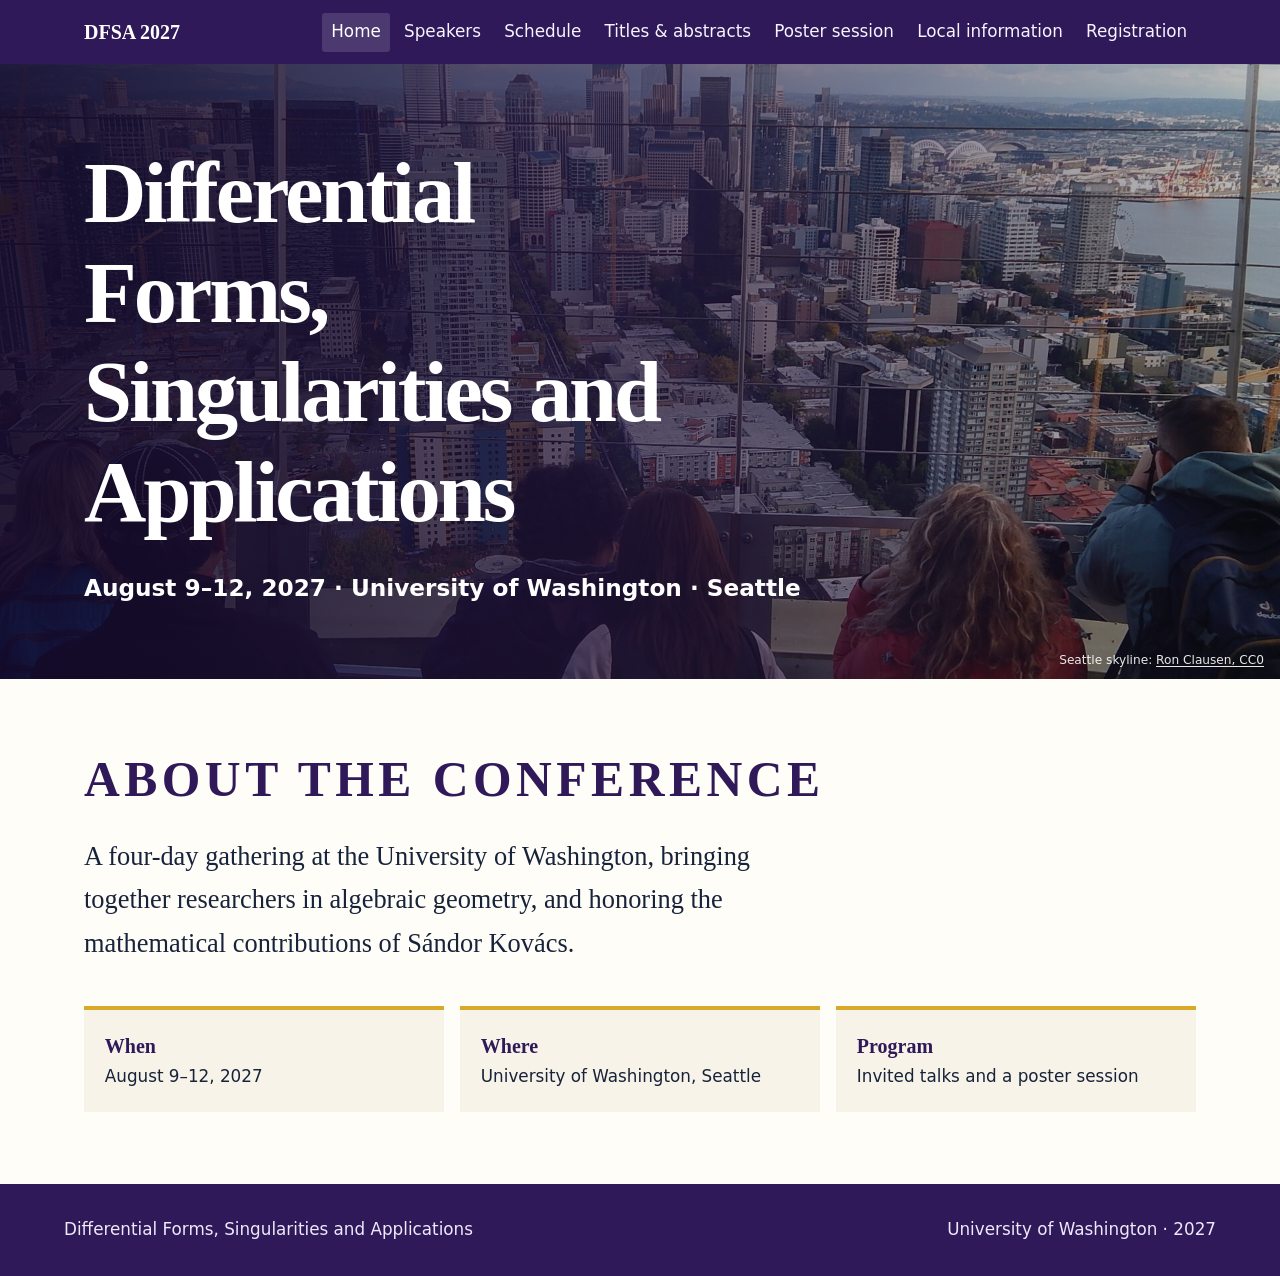
<file: index.html>
<!doctype html>
<html lang="en">
<head>
  <meta charset="utf-8">
  <meta name="viewport" content="width=device-width, initial-scale=1">
  <meta name="description" content="Differential Forms, Singularities and Applications, August 9–12, 2027, at the University of Washington in Seattle.">
  <title>Differential Forms, Singularities and Applications</title>
  <link rel="stylesheet" href="styles.css">
</head>
<body>
  <a class="skip-link" href="#main">Skip to main content</a>
  <header class="site-header">
    <div class="nav-wrap">
      <a class="site-mark" href="index.html" aria-label="Conference home">DFSA 2027</a>
      <nav class="site-nav" aria-label="Main navigation">
        <a class="nav-link" href="index.html" aria-current="page">Home</a>
        <a class="nav-link" href="speakers.html">Speakers</a>
        <a class="nav-link" href="schedule.html">Schedule</a>
        <a class="nav-link" href="abstracts.html">Titles &amp; abstracts</a>
        <a class="nav-link" href="posters.html">Poster session</a>
        <a class="nav-link" href="local.html">Local information</a>
        <a class="nav-link" href="registration.html">Registration</a>
      </nav>
    </div>
  </header>
  <main id="main" class="home-main">
    <section class="hero" aria-labelledby="conference-title">
      <div class="hero-content">
        <h1 id="conference-title">Differential Forms, Singularities and Applications</h1>
        <p class="hero-details">August 9–12, 2027 · University of Washington · Seattle</p>
      </div>
      <small class="hero-credit">Seattle skyline: <a href="https://commons.wikimedia.org/wiki/File:Seattle_skyline_from_Space_Needle_on_October_1_2017.jpg">Ron Clausen, CC0</a></small>
    </section>
    <section class="home-section" aria-labelledby="about-heading">
      <h2 class="eyebrow" id="about-heading">About the conference</h2>
      <p class="lead">A four-day gathering at the University of Washington, bringing together researchers in algebraic geometry, and honoring the mathematical contributions of Sándor Kovács.</p>
      <div class="facts">
        <div class="fact"><strong>When</strong>August 9–12, 2027</div>
        <div class="fact"><strong>Where</strong>University of Washington, Seattle</div>
        <div class="fact"><strong>Program</strong>Invited talks and a poster session</div>
      </div>
    </section>
  </main>
  <footer class="site-footer"><div class="footer-inner"><p>Differential Forms, Singularities and Applications</p><p>University of Washington · 2027</p></div></footer>
</body>
</html>
</file>
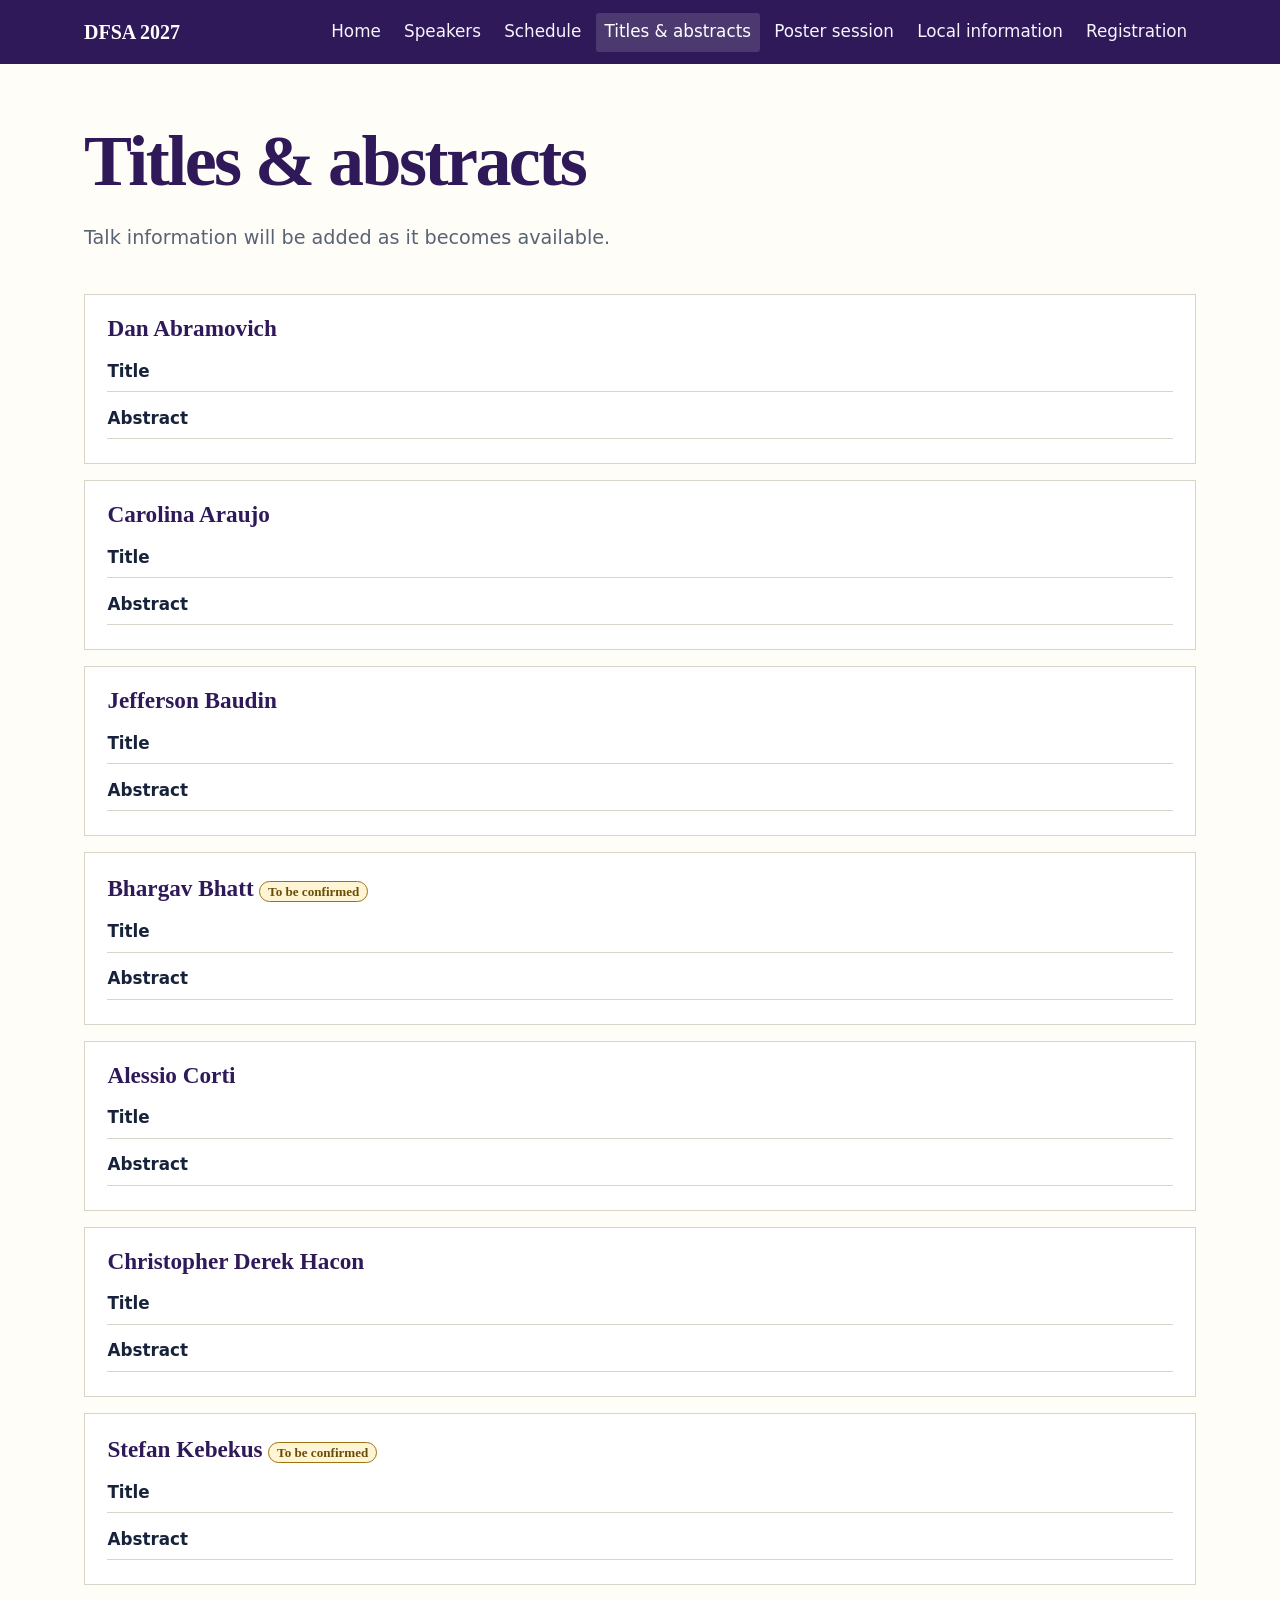
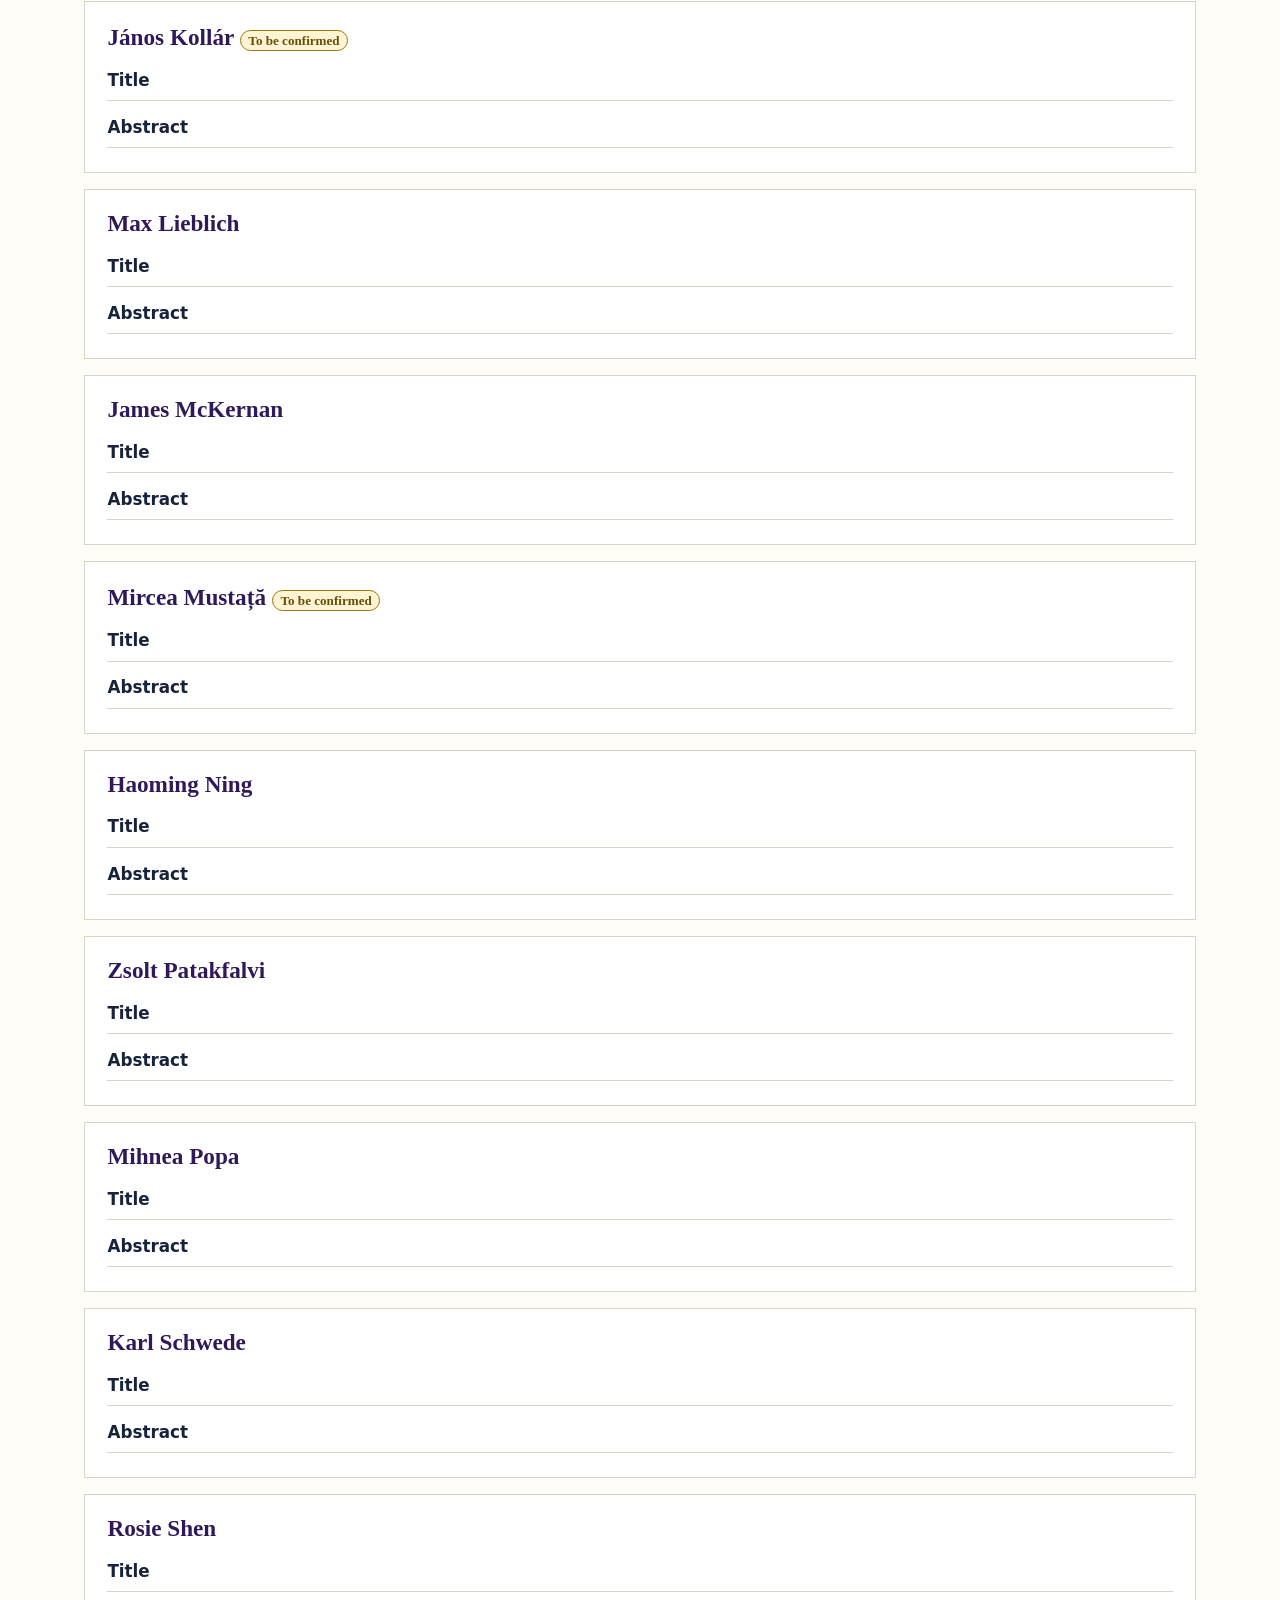
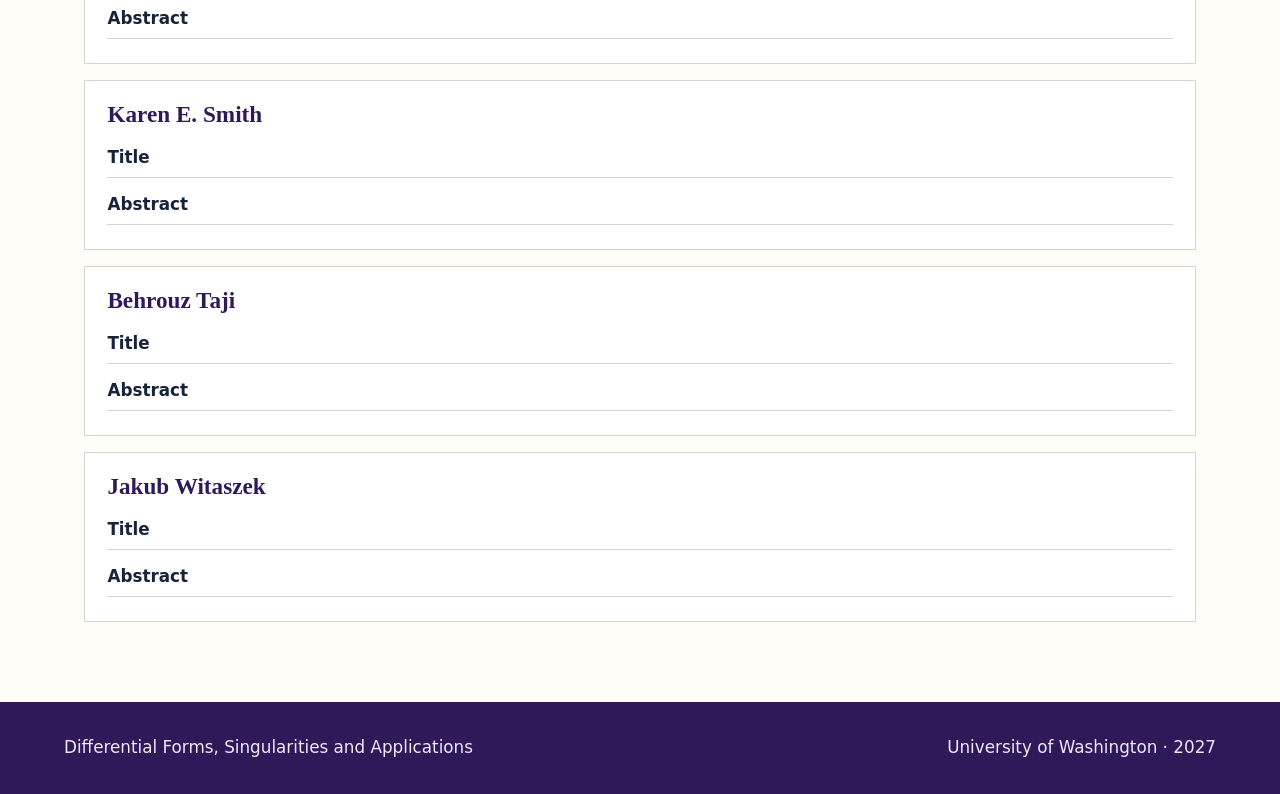
<file: abstracts.html>
<!doctype html>
<html lang="en"><head><meta charset="utf-8"><meta name="viewport" content="width=device-width, initial-scale=1"><meta name="description" content="Talk titles and abstracts for Differential Forms, Singularities and Applications."><title>Titles and abstracts · DFSA 2027</title><link rel="stylesheet" href="styles.css"></head>
<body><a class="skip-link" href="#main">Skip to main content</a><header class="site-header"><div class="nav-wrap"><a class="site-mark" href="index.html" aria-label="Conference home">DFSA 2027</a><nav class="site-nav" aria-label="Main navigation"><a class="nav-link" href="index.html">Home</a><a class="nav-link" href="speakers.html">Speakers</a><a class="nav-link" href="schedule.html">Schedule</a><a class="nav-link" href="abstracts.html" aria-current="page">Titles &amp; abstracts</a><a class="nav-link" href="posters.html">Poster session</a><a class="nav-link" href="local.html">Local information</a><a class="nav-link" href="registration.html">Registration</a></nav></div></header>
<main id="main"><header class="page-intro"><h1>Titles &amp; abstracts</h1><p>Talk information will be added as it becomes available.</p></header>
<div class="abstracts">
<article class="abstract-entry"><h2>Dan Abramovich</h2><p class="blank-field"><strong>Title</strong></p><p class="blank-field"><strong>Abstract</strong></p></article>
<article class="abstract-entry"><h2>Carolina Araujo</h2><p class="blank-field"><strong>Title</strong></p><p class="blank-field"><strong>Abstract</strong></p></article>
<article class="abstract-entry"><h2>Jefferson Baudin</h2><p class="blank-field"><strong>Title</strong></p><p class="blank-field"><strong>Abstract</strong></p></article>
<article class="abstract-entry"><h2>Bhargav Bhatt <span class="status">To be confirmed</span></h2><p class="blank-field"><strong>Title</strong></p><p class="blank-field"><strong>Abstract</strong></p></article>
<article class="abstract-entry"><h2>Alessio Corti</h2><p class="blank-field"><strong>Title</strong></p><p class="blank-field"><strong>Abstract</strong></p></article>
<article class="abstract-entry"><h2>Christopher Derek Hacon</h2><p class="blank-field"><strong>Title</strong></p><p class="blank-field"><strong>Abstract</strong></p></article>
<article class="abstract-entry"><h2>Stefan Kebekus <span class="status">To be confirmed</span></h2><p class="blank-field"><strong>Title</strong></p><p class="blank-field"><strong>Abstract</strong></p></article>
<article class="abstract-entry"><h2>János Kollár <span class="status">To be confirmed</span></h2><p class="blank-field"><strong>Title</strong></p><p class="blank-field"><strong>Abstract</strong></p></article>
<article class="abstract-entry"><h2>Max Lieblich</h2><p class="blank-field"><strong>Title</strong></p><p class="blank-field"><strong>Abstract</strong></p></article>
<article class="abstract-entry"><h2>James McKernan</h2><p class="blank-field"><strong>Title</strong></p><p class="blank-field"><strong>Abstract</strong></p></article>
<article class="abstract-entry"><h2>Mircea Mustață <span class="status">To be confirmed</span></h2><p class="blank-field"><strong>Title</strong></p><p class="blank-field"><strong>Abstract</strong></p></article>
<article class="abstract-entry"><h2>Haoming Ning</h2><p class="blank-field"><strong>Title</strong></p><p class="blank-field"><strong>Abstract</strong></p></article>
<article class="abstract-entry"><h2>Zsolt Patakfalvi</h2><p class="blank-field"><strong>Title</strong></p><p class="blank-field"><strong>Abstract</strong></p></article>
<article class="abstract-entry"><h2>Mihnea Popa</h2><p class="blank-field"><strong>Title</strong></p><p class="blank-field"><strong>Abstract</strong></p></article>
<article class="abstract-entry"><h2>Karl Schwede</h2><p class="blank-field"><strong>Title</strong></p><p class="blank-field"><strong>Abstract</strong></p></article>
<article class="abstract-entry"><h2>Rosie Shen</h2><p class="blank-field"><strong>Title</strong></p><p class="blank-field"><strong>Abstract</strong></p></article>
<article class="abstract-entry"><h2>Karen E. Smith</h2><p class="blank-field"><strong>Title</strong></p><p class="blank-field"><strong>Abstract</strong></p></article>
<article class="abstract-entry"><h2>Behrouz Taji</h2><p class="blank-field"><strong>Title</strong></p><p class="blank-field"><strong>Abstract</strong></p></article>
<article class="abstract-entry"><h2>Jakub Witaszek</h2><p class="blank-field"><strong>Title</strong></p><p class="blank-field"><strong>Abstract</strong></p></article>
</div></main>
<footer class="site-footer"><div class="footer-inner"><p>Differential Forms, Singularities and Applications</p><p>University of Washington · 2027</p></div></footer></body></html>
</file>
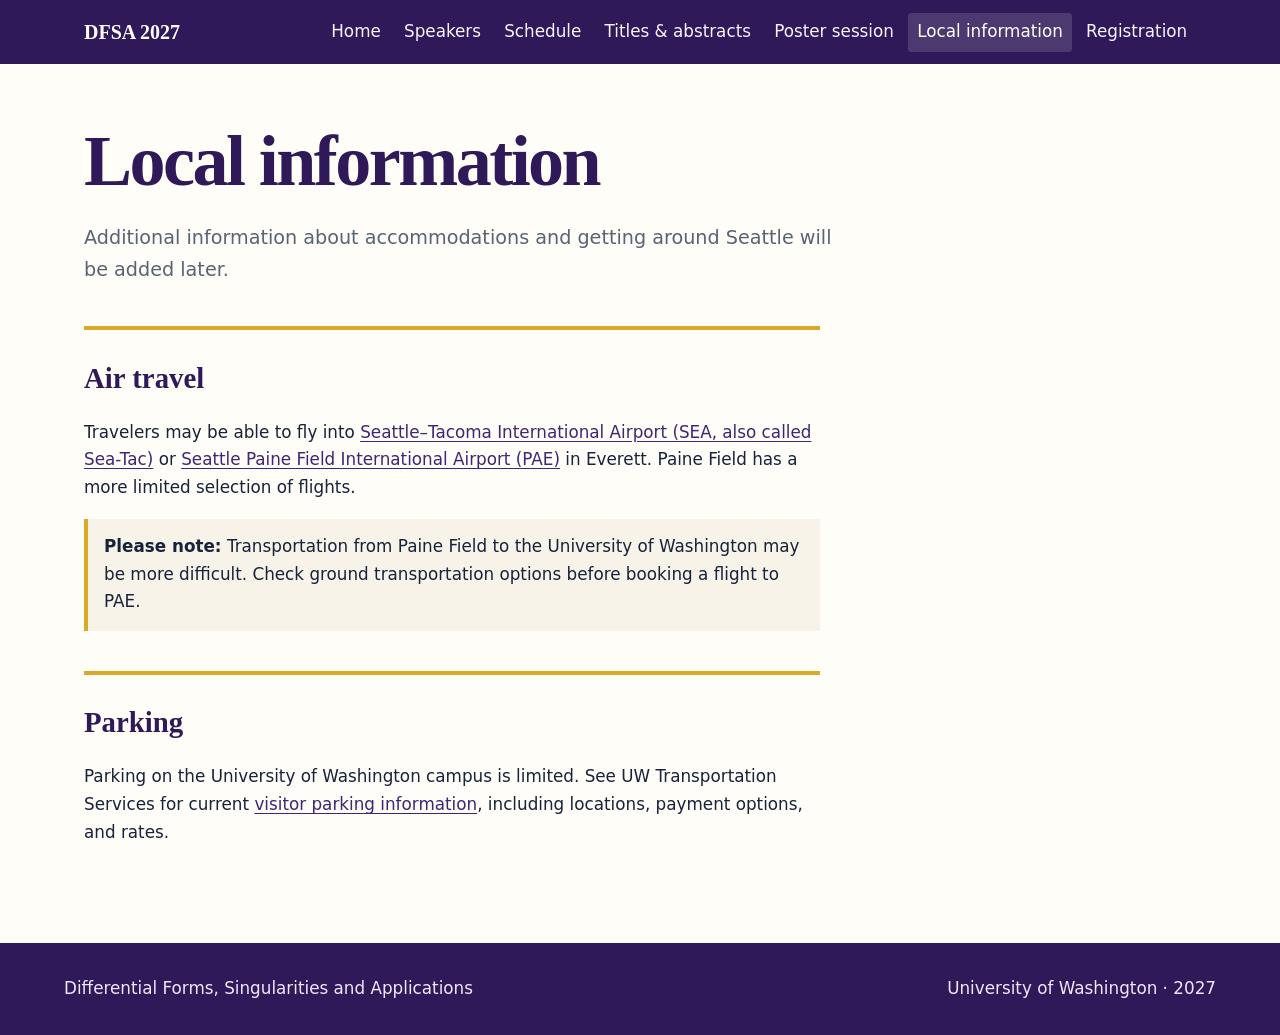
<file: local.html>
<!doctype html>
<html lang="en"><head><meta charset="utf-8"><meta name="viewport" content="width=device-width, initial-scale=1"><meta name="description" content="Travel and local information for Differential Forms, Singularities and Applications."><title>Local information · DFSA 2027</title><link rel="stylesheet" href="styles.css"></head>
<body><a class="skip-link" href="#main">Skip to main content</a><header class="site-header"><div class="nav-wrap"><a class="site-mark" href="index.html" aria-label="Conference home">DFSA 2027</a><nav class="site-nav" aria-label="Main navigation"><a class="nav-link" href="index.html">Home</a><a class="nav-link" href="speakers.html">Speakers</a><a class="nav-link" href="schedule.html">Schedule</a><a class="nav-link" href="abstracts.html">Titles &amp; abstracts</a><a class="nav-link" href="posters.html">Poster session</a><a class="nav-link" href="local.html" aria-current="page">Local information</a><a class="nav-link" href="registration.html">Registration</a></nav></div></header>
<main id="main"><header class="page-intro"><h1>Local information</h1><p>Additional information about accommodations and getting around Seattle will be added later.</p></header>
<section class="info-section" aria-labelledby="air-travel"><h2 id="air-travel">Air travel</h2><p>Travelers may be able to fly into <a href="https://www.portseattle.org/sea-tac">Seattle–Tacoma International Airport (SEA, also called Sea-Tac)</a> or <a href="https://flypainefield.com/">Seattle Paine Field International Airport (PAE)</a> in Everett. Paine Field has a more limited selection of flights.</p><p class="notice"><strong>Please note:</strong> Transportation from Paine Field to the University of Washington may be more difficult. Check ground transportation options before booking a flight to PAE.</p></section>
<section class="info-section" aria-labelledby="parking"><h2 id="parking">Parking</h2><p>Parking on the University of Washington campus is limited. See UW Transportation Services for current <a href="https://transportation.uw.edu/parking-daily-visitor">visitor parking information</a>, including locations, payment options, and rates.</p></section>
</main><footer class="site-footer"><div class="footer-inner"><p>Differential Forms, Singularities and Applications</p><p>University of Washington · 2027</p></div></footer></body></html>
</file>
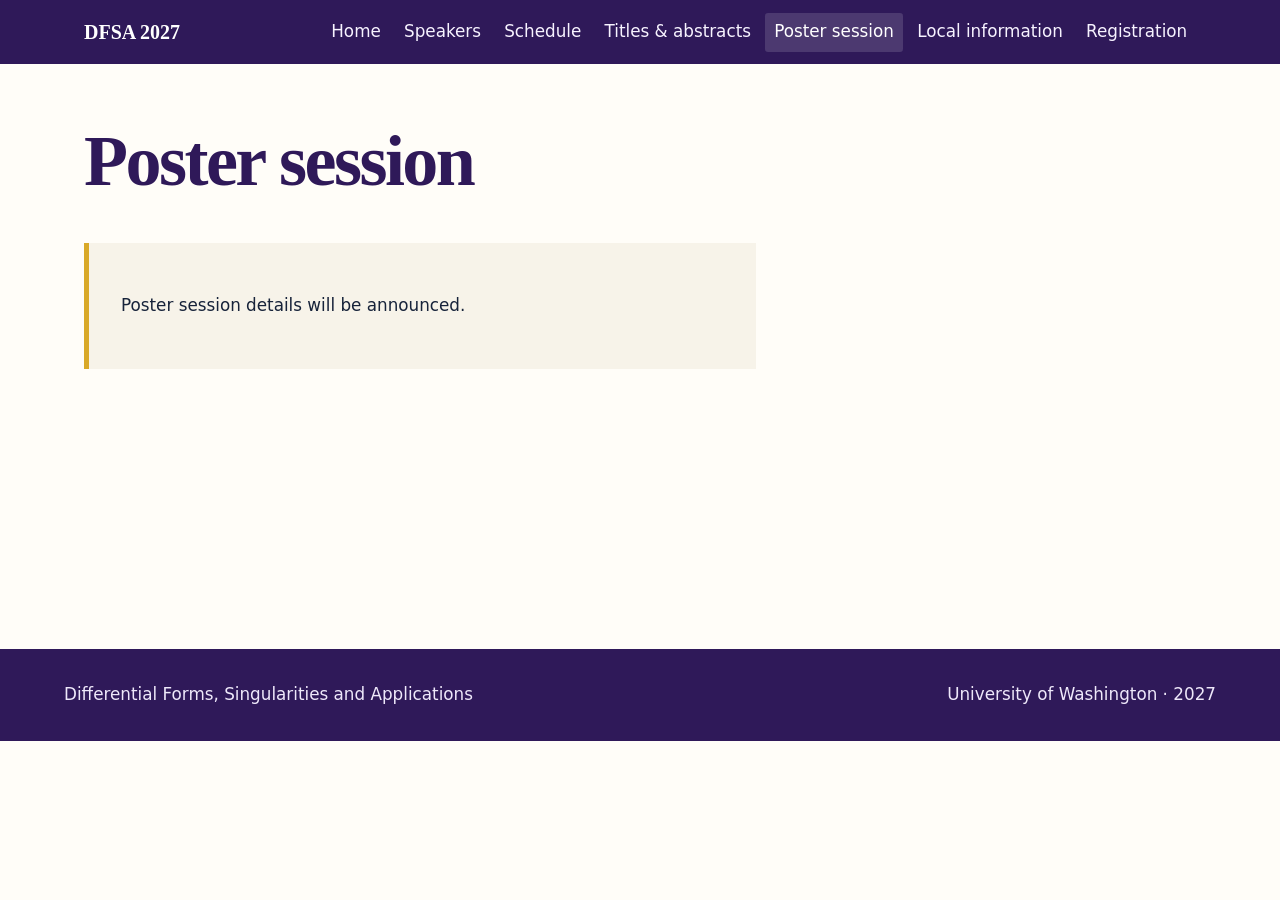
<file: posters.html>
<!doctype html>
<html lang="en"><head><meta charset="utf-8"><meta name="viewport" content="width=device-width, initial-scale=1"><meta name="description" content="Poster session information for Differential Forms, Singularities and Applications."><title>Poster session · DFSA 2027</title><link rel="stylesheet" href="styles.css"></head>
<body><a class="skip-link" href="#main">Skip to main content</a><header class="site-header"><div class="nav-wrap"><a class="site-mark" href="index.html" aria-label="Conference home">DFSA 2027</a><nav class="site-nav" aria-label="Main navigation"><a class="nav-link" href="index.html">Home</a><a class="nav-link" href="speakers.html">Speakers</a><a class="nav-link" href="schedule.html">Schedule</a><a class="nav-link" href="abstracts.html">Titles &amp; abstracts</a><a class="nav-link" href="posters.html" aria-current="page">Poster session</a><a class="nav-link" href="local.html">Local information</a><a class="nav-link" href="registration.html">Registration</a></nav></div></header>
<main id="main"><header class="page-intro"><h1>Poster session</h1></header><div class="empty-state"><p>Poster session details will be announced.</p></div></main>
<footer class="site-footer"><div class="footer-inner"><p>Differential Forms, Singularities and Applications</p><p>University of Washington · 2027</p></div></footer></body></html>
</file>
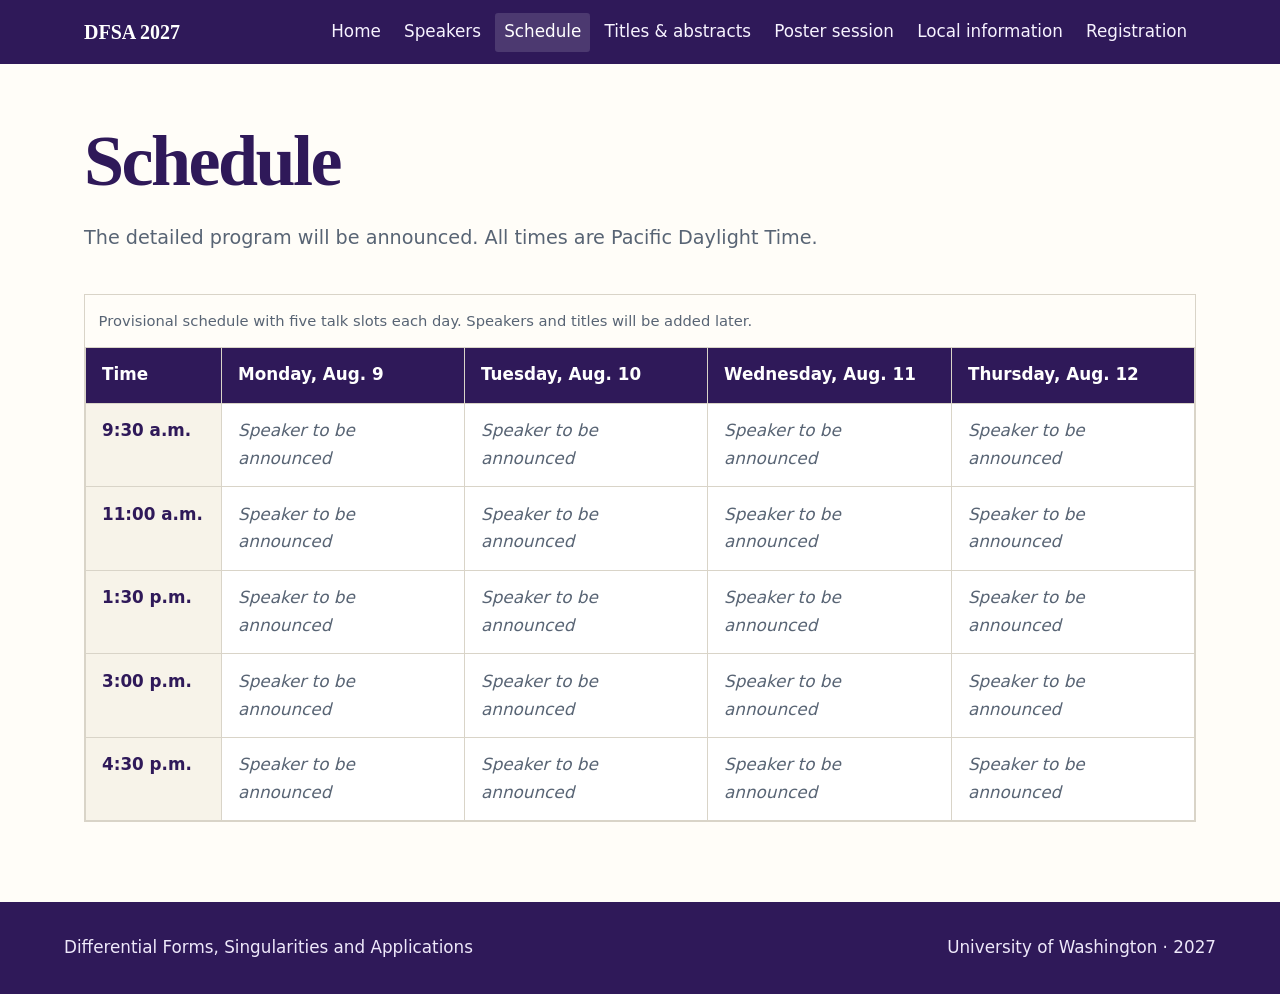
<file: schedule.html>
<!doctype html>
<html lang="en"><head><meta charset="utf-8"><meta name="viewport" content="width=device-width, initial-scale=1"><meta name="description" content="Conference schedule for August 9–12, 2027."><title>Schedule · DFSA 2027</title><link rel="stylesheet" href="styles.css"></head>
<body><a class="skip-link" href="#main">Skip to main content</a><header class="site-header"><div class="nav-wrap"><a class="site-mark" href="index.html" aria-label="Conference home">DFSA 2027</a><nav class="site-nav" aria-label="Main navigation"><a class="nav-link" href="index.html">Home</a><a class="nav-link" href="speakers.html">Speakers</a><a class="nav-link" href="schedule.html" aria-current="page">Schedule</a><a class="nav-link" href="abstracts.html">Titles &amp; abstracts</a><a class="nav-link" href="posters.html">Poster session</a><a class="nav-link" href="local.html">Local information</a><a class="nav-link" href="registration.html">Registration</a></nav></div></header>
<main id="main"><header class="page-intro"><h1>Schedule</h1><p>The detailed program will be announced. All times are Pacific Daylight Time.</p></header>
<div class="table-scroll" tabindex="0" role="region" aria-label="Conference schedule table">
<table><caption>Provisional schedule with five talk slots each day. Speakers and titles will be added later.</caption>
<thead><tr><th scope="col">Time</th><th scope="col">Monday, Aug. 9</th><th scope="col">Tuesday, Aug. 10</th><th scope="col">Wednesday, Aug. 11</th><th scope="col">Thursday, Aug. 12</th></tr></thead>
<tbody>
<tr><th scope="row"><time datetime="09:30">9:30 a.m.</time></th><td class="unassigned">Speaker to be announced</td><td class="unassigned">Speaker to be announced</td><td class="unassigned">Speaker to be announced</td><td class="unassigned">Speaker to be announced</td></tr>
<tr><th scope="row"><time datetime="11:00">11:00 a.m.</time></th><td class="unassigned">Speaker to be announced</td><td class="unassigned">Speaker to be announced</td><td class="unassigned">Speaker to be announced</td><td class="unassigned">Speaker to be announced</td></tr>
<tr><th scope="row"><time datetime="13:30">1:30 p.m.</time></th><td class="unassigned">Speaker to be announced</td><td class="unassigned">Speaker to be announced</td><td class="unassigned">Speaker to be announced</td><td class="unassigned">Speaker to be announced</td></tr>
<tr><th scope="row"><time datetime="15:00">3:00 p.m.</time></th><td class="unassigned">Speaker to be announced</td><td class="unassigned">Speaker to be announced</td><td class="unassigned">Speaker to be announced</td><td class="unassigned">Speaker to be announced</td></tr>
<tr><th scope="row"><time datetime="16:30">4:30 p.m.</time></th><td class="unassigned">Speaker to be announced</td><td class="unassigned">Speaker to be announced</td><td class="unassigned">Speaker to be announced</td><td class="unassigned">Speaker to be announced</td></tr>
</tbody></table></div></main>
<footer class="site-footer"><div class="footer-inner"><p>Differential Forms, Singularities and Applications</p><p>University of Washington · 2027</p></div></footer></body></html>
</file>
<file: styles.css>
:root {
  --ink: #17233a;
  --muted: #586474;
  --cream: #f7f3e9;
  --paper: #fffdf8;
  --gold: #d9a928;
  --purple: #4b2e83;
  --purple-dark: #2f1959;
  --line: #d9d4c8;
  --max-width: 72rem;
}

* { box-sizing: border-box; }

html { scroll-behavior: smooth; }

body {
  margin: 0;
  color: var(--ink);
  background: var(--paper);
  font-family: Inter, ui-sans-serif, system-ui, -apple-system, BlinkMacSystemFont, "Segoe UI", sans-serif;
  font-size: 1.05rem;
  line-height: 1.65;
}

a { color: #3f2675; text-underline-offset: .18em; }
a:hover { text-decoration-thickness: .14em; }
:focus-visible { outline: .2rem solid var(--gold); outline-offset: .2rem; }

.skip-link {
  position: absolute;
  left: 1rem;
  top: -5rem;
  z-index: 10;
  padding: .7rem 1rem;
  color: white;
  background: var(--purple-dark);
}
.skip-link:focus { top: 1rem; }

.site-header { background: var(--purple-dark); color: white; }
.nav-wrap {
  max-width: var(--max-width);
  margin: auto;
  padding: .8rem 1.25rem;
  display: flex;
  align-items: center;
  justify-content: space-between;
  gap: 1.5rem;
}
.site-mark { color: white; font-family: Georgia, serif; font-size: 1.25rem; font-weight: 700; text-decoration: none; }
.site-nav { display: flex; flex-wrap: wrap; gap: .2rem .35rem; }
.nav-link { padding: .35rem .55rem; color: #f7f3ff; text-decoration: none; border-radius: .2rem; }
.nav-link:hover, .nav-link[aria-current="page"] { background: rgba(255,255,255,.14); color: white; }

.hero {
  position: relative;
  min-height: 34rem;
  display: grid;
  align-items: end;
  background: #20314b url("assets/seattle-skyline.jpg") center 47% / cover no-repeat;
}
.hero::before { content: ""; position: absolute; inset: 0; background: linear-gradient(90deg, rgba(20,10,43,.91) 0%, rgba(34,21,60,.69) 48%, rgba(20,25,36,.27) 100%); }
.hero-content { position: relative; width: 100%; min-width: 0; max-width: min(100%, var(--max-width)); margin: 0 auto; padding: 5rem 1.25rem 4.5rem; color: white; overflow-wrap: anywhere; }
.eyebrow { margin: 0 0 .5rem; color: #f6d978; font-weight: 750; letter-spacing: .09em; text-transform: uppercase; }
h1, h2, h3 { font-family: Georgia, "Times New Roman", serif; line-height: 1.15; }
h1 { max-width: 14ch; margin: 0; font-size: clamp(2.7rem, 7vw, 5.4rem); letter-spacing: -.035em; }
.hero-details { margin: 1.7rem 0 0; font-size: clamp(1.15rem, 2vw, 1.45rem); font-weight: 650; }
.hero-credit { position: absolute; right: 1rem; bottom: .6rem; color: rgba(255,255,255,.9); font-size: .76rem; }
.hero-credit a { color: inherit; }

main:not(.home-main) { max-width: var(--max-width); min-height: 65vh; margin: auto; padding: 3.5rem 1.25rem 5rem; }
.page-intro { max-width: 48rem; margin-bottom: 2.5rem; }
.page-intro h1 { max-width: none; color: var(--purple-dark); font-size: clamp(2.5rem, 6vw, 4.5rem); }
.page-intro p { font-size: 1.2rem; color: var(--muted); }

.home-section { max-width: var(--max-width); margin: auto; padding: 4.5rem 1.25rem; }
.home-section h2 { margin: 0 0 1rem; color: var(--purple-dark); font-size: clamp(2rem, 4vw, 3.1rem); }
.lead { max-width: 46rem; font-family: Georgia, serif; font-size: clamp(1.3rem, 2.5vw, 1.65rem); }
.facts { display: grid; grid-template-columns: repeat(3, 1fr); gap: 1rem; margin: 2.5rem 0 0; }
.fact { padding: 1.3rem; border-top: .3rem solid var(--gold); background: var(--cream); }
.fact strong { display: block; color: var(--purple-dark); font-family: Georgia, serif; font-size: 1.25rem; }

.speaker-list { min-width: 0; display: grid; grid-template-columns: repeat(auto-fit, minmax(20rem, 1fr)); gap: .8rem; padding: 0; list-style: none; }
.speaker-card { min-width: 0; min-height: 9.5rem; padding: 1.15rem; border: 1px solid var(--line); border-left: .3rem solid var(--purple); background: white; display: flex; align-items: center; gap: 1.15rem; }
.speaker-card > div { min-width: 0; }
.speaker-card h2 { margin: 0; font-size: 1.3rem; }
.speaker-card h2 a { color: var(--purple-dark); overflow-wrap: anywhere; }
.speaker-photo { width: 7rem; height: 7rem; flex: 0 0 7rem; border-radius: 50%; object-fit: cover; object-position: center top; background: var(--cream); }
.speaker-photo-center { object-position: center; }
.affiliation { margin: .4rem 0 0; color: var(--muted); line-height: 1.4; overflow-wrap: anywhere; }
.status { display: inline-block; margin-top: .5rem; padding: .12rem .48rem; border: 1px solid #9b7410; border-radius: 1rem; color: #684d07; background: #fff5d4; font-size: .82rem; font-weight: 750; }

.table-scroll { overflow-x: auto; border: 1px solid var(--line); }
table { width: 100%; min-width: 44rem; border-collapse: collapse; background: white; }
caption { padding: .85rem; text-align: left; color: var(--muted); font-size: .92rem; }
th, td { padding: .85rem 1rem; border: 1px solid var(--line); text-align: left; vertical-align: top; }
thead th { color: white; background: var(--purple-dark); }
tbody th { width: 8.5rem; color: var(--purple-dark); background: var(--cream); }
.unassigned { color: var(--muted); font-style: italic; }

.abstracts { display: grid; gap: 1rem; }
.abstract-entry { padding: 1.25rem 1.4rem 1.5rem; border: 1px solid var(--line); background: white; }
.abstract-entry h2 { margin: 0 0 1rem; color: var(--purple-dark); font-size: 1.45rem; }
.blank-field { min-height: 2rem; margin: .8rem 0 0; padding-bottom: .35rem; border-bottom: 1px solid var(--line); }
.blank-field strong { display: inline-block; min-width: 5rem; }
.empty-state { max-width: 42rem; padding: 2rem; border-left: .35rem solid var(--gold); background: var(--cream); }
.info-section { max-width: 46rem; margin-top: 2.5rem; padding-top: .5rem; border-top: .25rem solid var(--gold); }
.info-section h2 { color: var(--purple-dark); font-size: 1.8rem; }
.notice { padding: .9rem 1rem; border-left: .3rem solid var(--gold); background: var(--cream); }

.site-footer { padding: 2rem 1.25rem; color: #eee8fa; background: var(--purple-dark); }
.footer-inner { max-width: var(--max-width); margin: auto; display: flex; justify-content: space-between; gap: 1rem; flex-wrap: wrap; }
.site-footer p { margin: 0; }
.site-footer a { color: white; }

@media (max-width: 48rem) {
  .nav-wrap { align-items: flex-start; flex-direction: column; gap: .55rem; }
  .site-nav { margin-left: -.55rem; }
  .hero { min-height: 30rem; }
  .facts { grid-template-columns: 1fr; }
  .speaker-list { grid-template-columns: 1fr; }
}

@media (prefers-reduced-motion: reduce) { html { scroll-behavior: auto; } }
@media print { .site-nav, .skip-link { display: none; } .site-header { color: black; background: white; } .site-mark { color: black; } }
</file>
